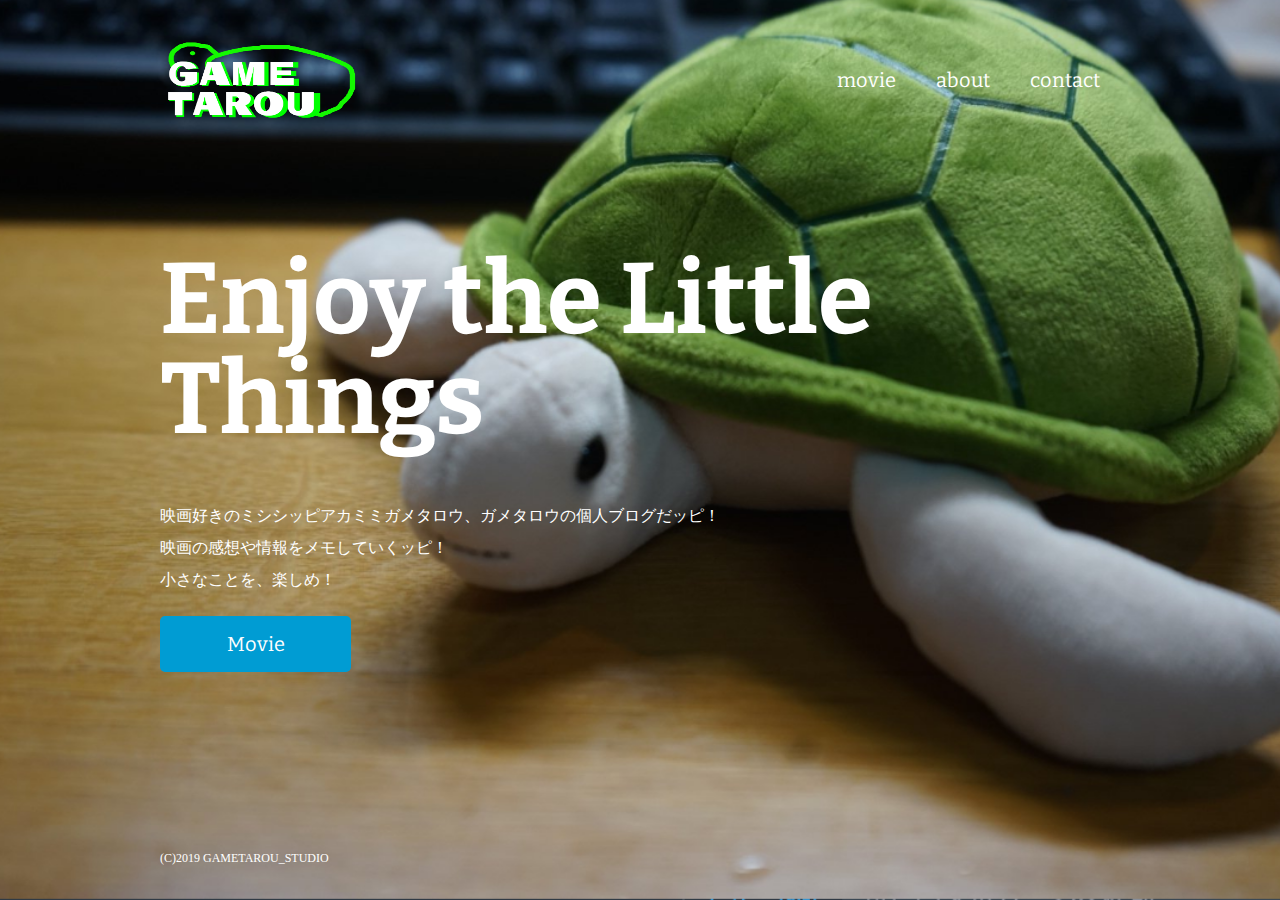
<file: gametarou/index.html>
<!DOCTYPE html>
<html>
<head>
	<meta charset="UTF-8">
	<title>GAMETAROU</title>
	<link href="https://fonts.googleapis.com/css?family=Bitter:400,700" rel="stylesheet">
	<link href="css/style.css" rel="stylesheet">
	<link href="favicon.ico" rel="shortcut icon">
</head>
<body id="index">

	<!-- header始まり -->
	<header>
		<div class="logo">
		  <a href="index.html"><img src="logo.png" alt="GAMETAROU" width="200"height="80"></a>
	    </div>
	    <nav>
	    	<ul class="global-nav">
	    		<li><a href="movie.html">movie</a></li>
	    		<li><a href="about.html">about</a></li>
	    		<li><a href="contact.html">contact</a></li>
	    	</ul>
	    </nav>
	</header>
	<!-- header終わり -->
	<!-- wrap始まり -->
	<div id="wrap">
		<div class="content">
			<h1>Enjoy the Little Things</h1>
			<p>映画好きのミシシッピアカミミガメタロウ、ガメタロウの個人ブログだッピ！
			<br>
			映画の感想や情報をメモしていくッピ！
			<br>
		    小さなことを、楽しめ！</p>
			<p class="btn"><a href="movie.html">Movie</a></p>
		</div>
	</div>
	<!-- wrap終わり -->
	<footer>
		<small>(C)2019 GAMETAROU_STUDIO</small>
	</footer>
	
</body>
</html>
</file>
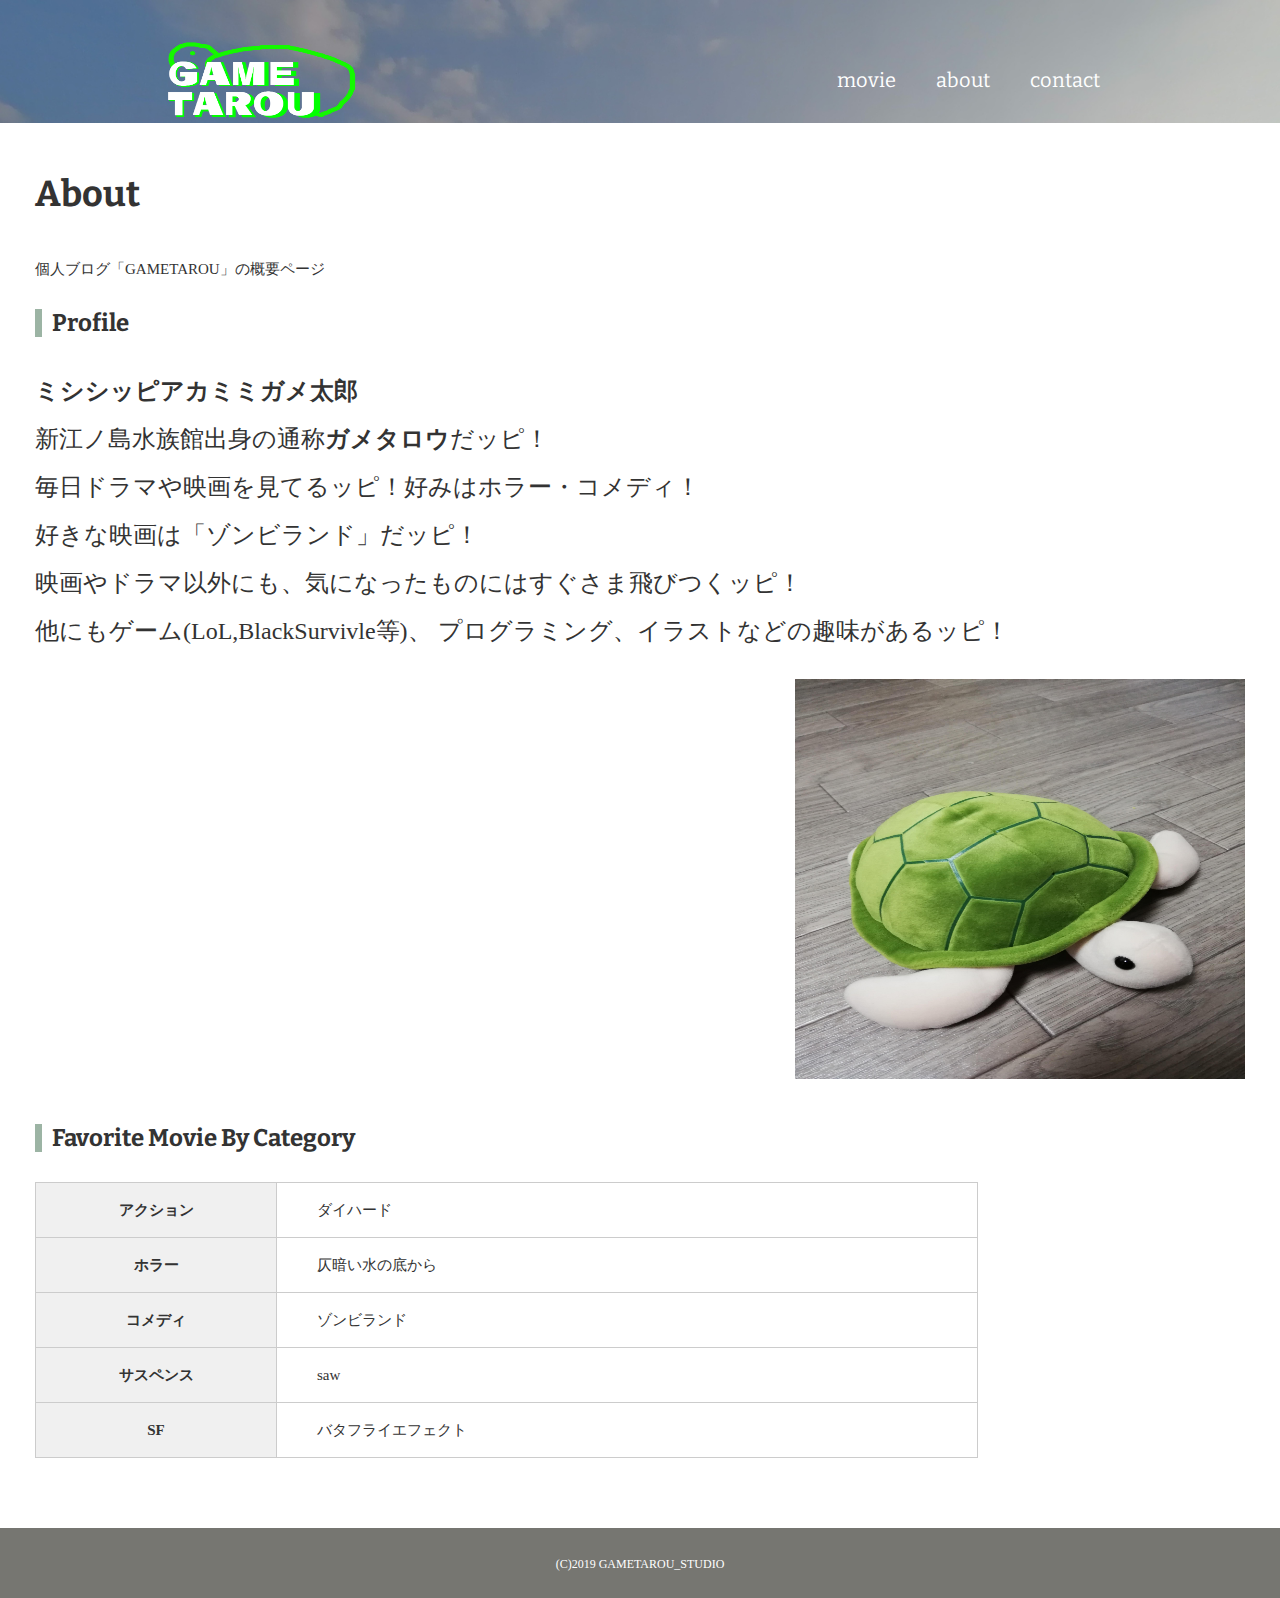
<file: gametarou/about.html>
<!DOCTYPE html>
<html>
<head>
	<meta charset="UTF-8">
	<title>About|GAMTAROU</title>
	<link href="https://fonts.googleapis.com/css?family=Bitter:400,700&display=swap" rel="stylesheet">
	<link href="css/style.css" rel="stylesheet">
	<link href="favicon.ico" rel="shortcut icon">
</head>
<body id="about">
	<header>
		<div class="logo">
		  <a href="index.html">
		    <img src="logo.png" alt="GAMETAROU" width="200"height="80">
	      </a>
	    </div>
	    <nav>
	    	<ul class="global-nav">
	    		<li><a href="movie.html">movie</a></li>
	    		<li><a href="about.html">about</a></li>
	    		<li><a href="contact.html">contact</a></li>
	    	</ul>
	    </nav>
	</header>
	<div id="wrap">     <!--wrap始まり-->
		<div class="content"></div>
		<div class="main-center"></div>
		<h1>About</h1>
		<p>個人ブログ「GAMETAROU」の概要ページ</p>
		<section class="profile clearfix">
			<div class="profile-txt">
				<h2 class="icon">Profile</h2>
				<p><span>ミシシッピアカミミガメ太郎</span><br>新江ノ島水族館出身の通称<span>ガメタロウ</span>だッピ！<br>
					毎日ドラマや映画を見てるッピ！好みはホラー・コメディ！<br>好きな映画は「ゾンビランド」だッピ！<br>映画やドラマ以外にも、気になったものにはすぐさま飛びつくッピ！<br>他にもゲーム(LoL,BlackSurvivle等)、
				プログラミング、イラストなどの趣味があるッピ！</p>
			</div>
			<img src="gametarou_prof.jpg" alt="ガメタロウプロフィール画像"
			class="profile-image">
		</section>
		<section class="career">
			<h2 class="icon">Favorite Movie By Category</h2>
			<table>
				<tr>
					<th>アクション</th>
					<td>ダイハード</td>
				</tr>
				<tr>
					<th>ホラー</th>
					<td>仄暗い水の底から</td>
				</tr>
				<tr>
					<th>コメディ</th>
					<td>ゾンビランド</td>
				</tr>
				<tr>
					<th>サスペンス</th>
					<td>saw</td>
				</tr>
				<tr>
					<th>SF</th>
					<td>バタフライエフェクト</td>
				</tr>
			</table>
		</section>
	</div>
	<footer>
		<small>(C)2019 GAMETAROU_STUDIO</small>
	</footer>
	
</body>
</html>
</file>
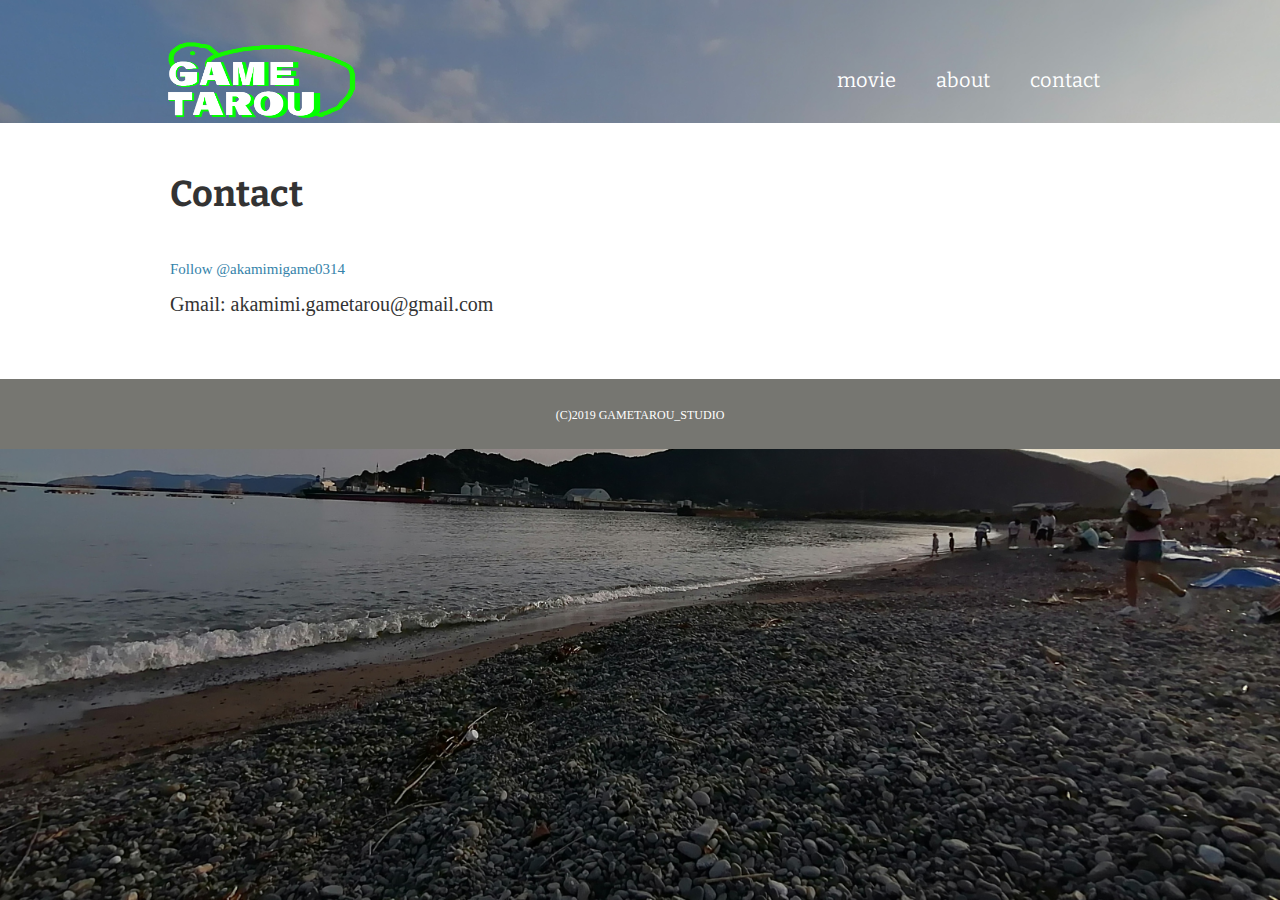
<file: gametarou/contact.html>
<!DOCTYPE html>
<html>
<head>
	<meta charset="UTF-8">
	<title>contact|GAMETAROU</title>
	<link href="https://fonts.googleapis.com/css?family=Bitter:400,700&display=swap" rel="stylesheet">
	<link href="css/style.css" rel="stylesheet">
	<link href="favicon.ico" rel="shortcut icon">
</head>
<body id="contact">
	<header>
		<div class="logo">
		  <a href="index.html">
		    <img src="logo.png" alt="GAMETAROU" width="200"height="80">
	      </a>
	    </div>
	    <nav>
	    	<ul class="global-nav">
	    		<li><a href="movie.html">movie</a></li>
	    		<li><a href="about.html">about</a></li>
	    		<li><a href="contact.html">contact</a></li>
	    	</ul>
	    </nav>
	</header>
	<div id="wrap">
		<div class="content">
			<div class="main-center">
				<h1>Contact</h1>
				<a href="https://twitter.com/akamimigame0314?ref_src=twsrc%5Etfw" class="twitter-follow-button" data-show-count="false">Follow @akamimigame0314</a><script async src="https://platform.twitter.com/widgets.js" charset="utf-8"></script>
				<p>Gmail: akamimi.gametarou@gmail.com</p>
			</div>
		</div>
	</div>
	<footer>
		<small>(C)2019 GAMETAROU_STUDIO</small>
	</footer>	
</body>
</html>
</file>
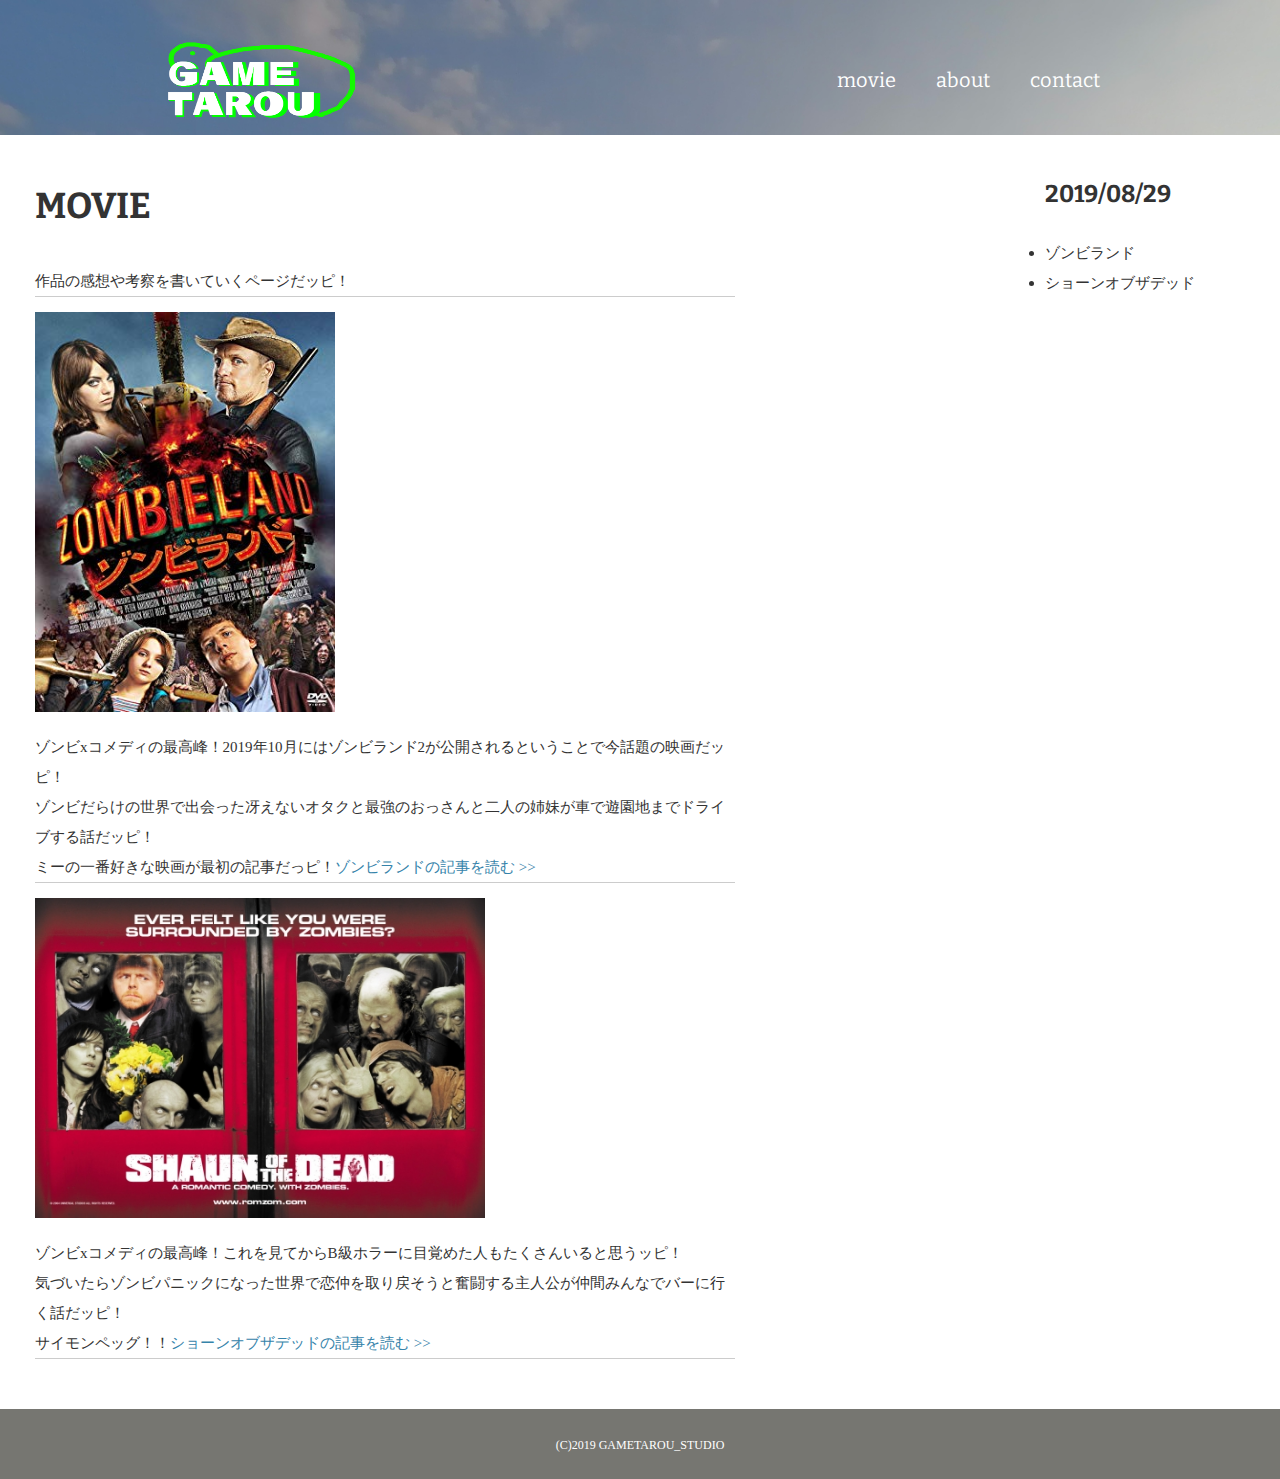
<file: gametarou/movie.html>
<!DOCTYPE html>
<html>
<head>
	<meta charset="UTF-8">
	<title>movie|GAMETAROU</title>
	<link href="https://fonts.googleapis.com/css?family=Bitter:400,700&display=swap" rel="stylesheet">
	<link href="css/style.css" rel="stylesheet">
	<link href="favicon.ico" rel="shortcut icon">
</head>
<body id="movie">
	<header>
		<div class="logo">
		  <a href="index.html">
		    <img src="logo.png" alt="GAMETAROU" width="200"height="80">
	      </a>
	    </div>
	    <nav>
	    	<ul class="global-nav">
	    		<li><a href="movie.html">movie</a></li>
	    		<li><a href="about.html">about</a></li>
	    		<li><a href="contact.html">contact</a></li>
	    	</ul>
	    </nav>
	</header>

	<section id="top">
		<div class="inner">
		</div>
	</section><!--content-->

	<div id="wrap" class="clearfix">     <!--wrap始まり-->
		<div class="main">
			<h1>MOVIE</h1>
			<p>作品の感想や考察を書いていくページだッピ！</p>
			<article>
				<h2><a href="zombieland.html"><img src="zombieland.jpg"
				alt="zombieland"width="300"height="400"></a></h2>
				<p><bou>ゾンビxコメディの最高峰！2019年10月にはゾンビランド2が公開されるということで今話題の映画だッピ！<br>
					ゾンビだらけの世界で出会った冴えないオタクと最強のおっさんと二人の姉妹が車で遊園地までドライブする話だッピ！<br>
					ミーの一番好きな映画が最初の記事だっピ！<a href="zombieland.html">ゾンビランドの記事を読む >></a></bou></p>
			</article>
			<article>
				<h2><a href="shown.html"><img src="shown.jpg"
				alt="shown"width="450"height="320"></a></h2>
				<p>ゾンビxコメディの最高峰！これを見てからB級ホラーに目覚めた人もたくさんいると思うッピ！<br>
					気づいたらゾンビパニックになった世界で恋仲を取り戻そうと奮闘する主人公が仲間みんなでバーに行く話だッピ！<br>
					サイモンペッグ！！<a href="shown.html">ショーンオブザデッドの記事を読む >></a></p>
			</article>
		</div>
		<aside class="sidebar">
			<section>
				<h2>2019/08/29</h2>
				<ul>
					<li><a href="zombieland.html">ゾンビランド</a></li>
					<li><a href="shown.html">ショーンオブザデッド</a></li>
				</ul>

			</section>
			<section></section>
		</aside>
	</div>
	<footer>
		<small>(C)2019 GAMETAROU_STUDIO</small>
	</footer>	
</body>
</html>
</file>
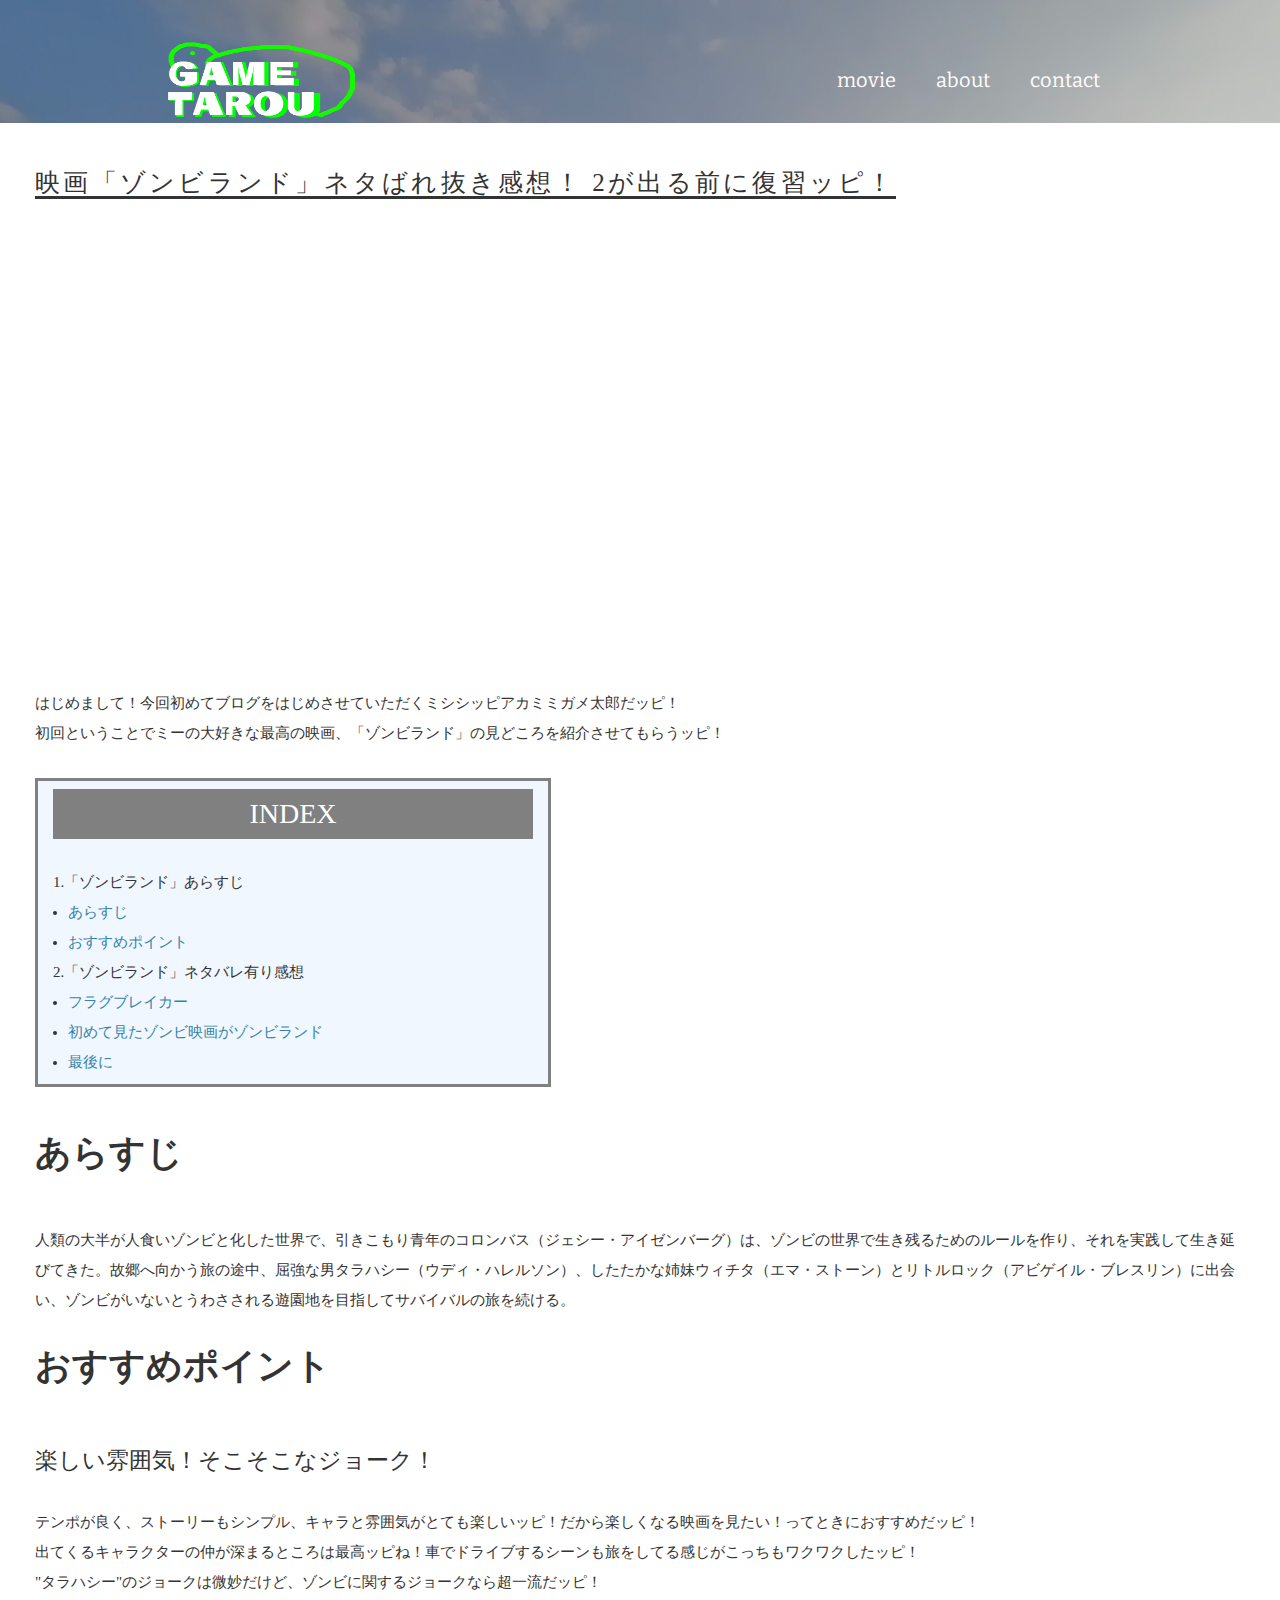
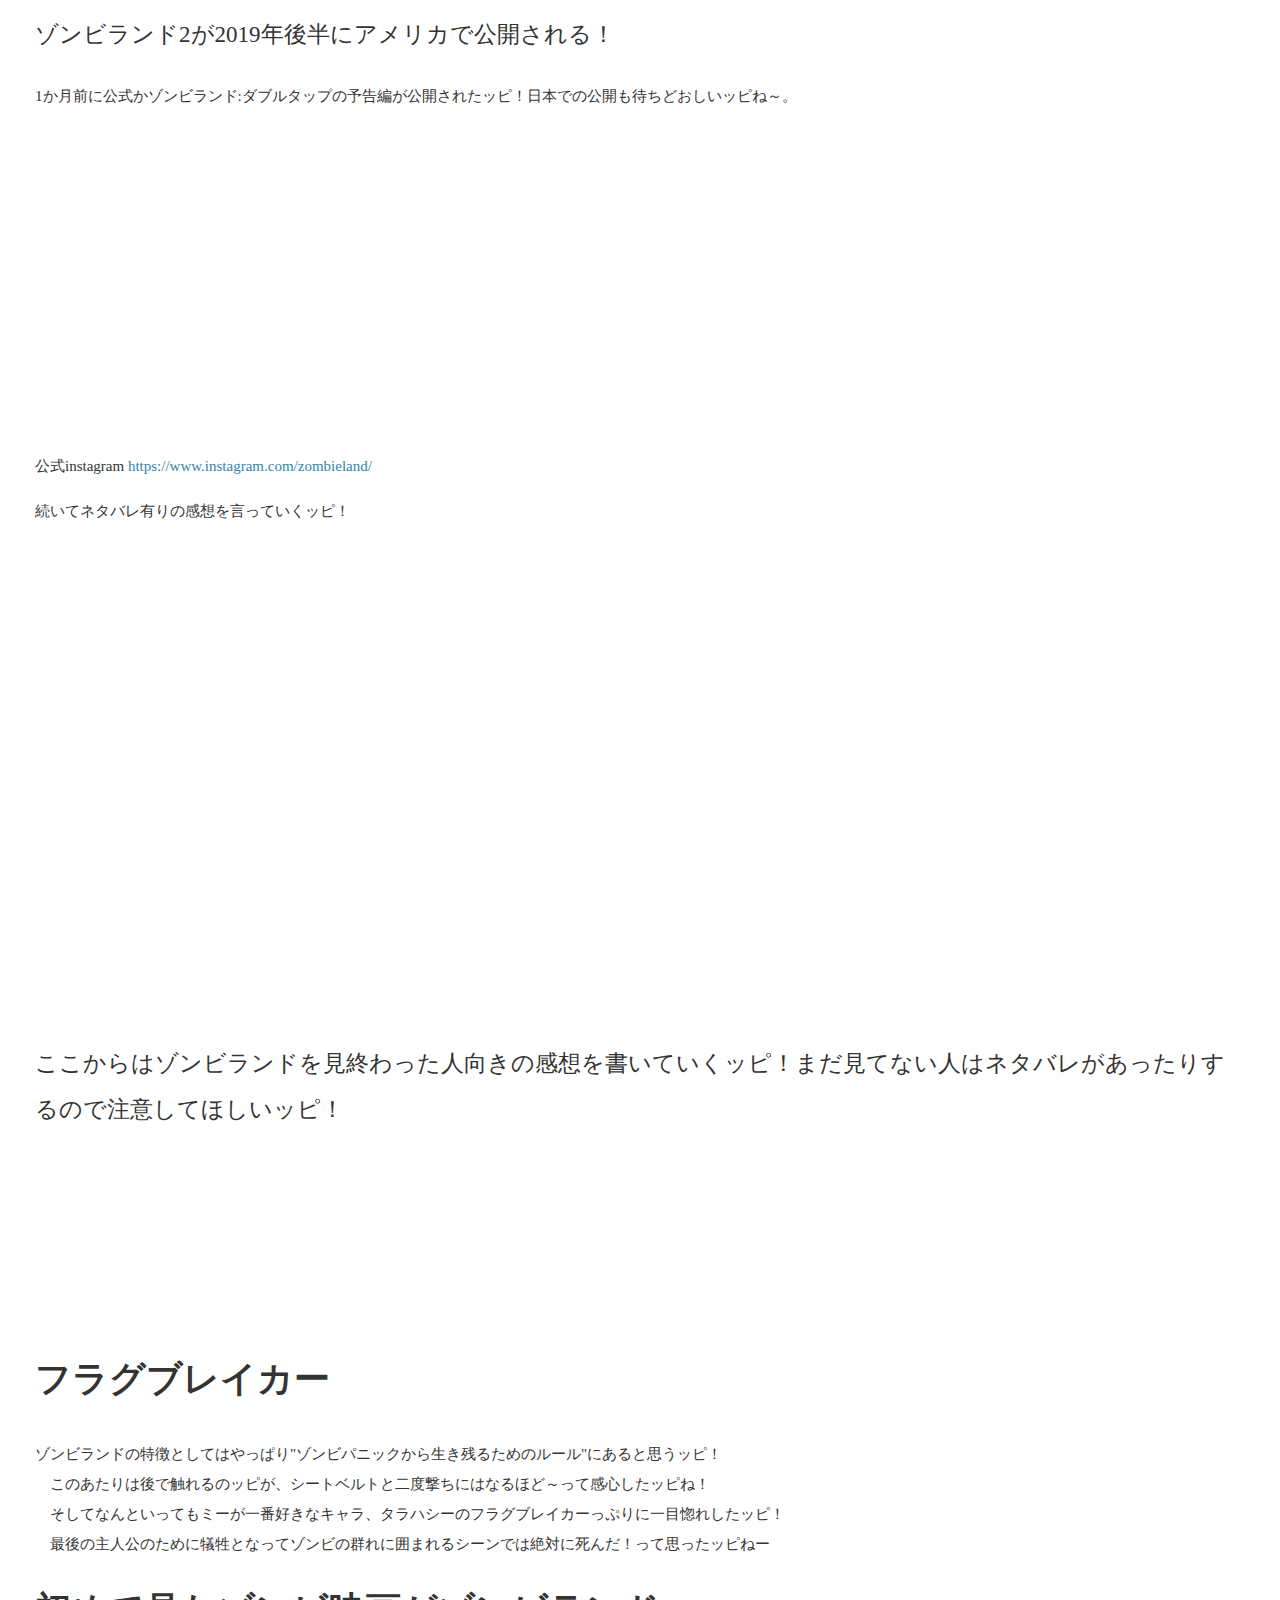
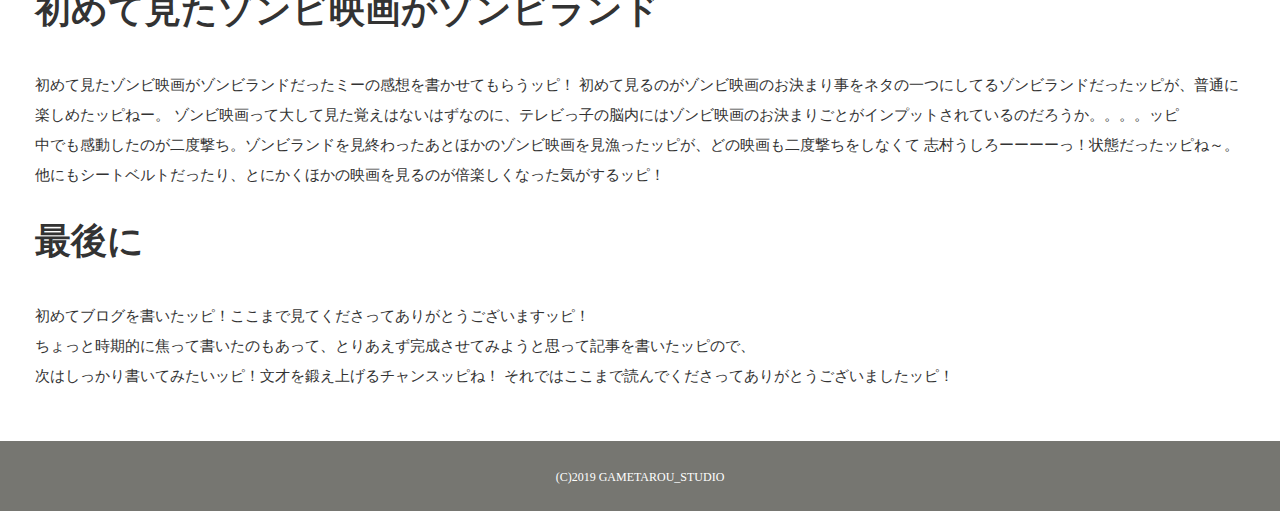
<file: gametarou/zombieland.html>
<!DOCTYPE html>
<html>
<head>
	<meta charset="UTF-8">
	<title>ゾンビランド|GAMETAROU</title>
	<link href="https://fonts.googleapis.com/css?family=Bitter:400,700&display=swap" rel="stylesheet">
	<link href="css/style.css" rel="stylesheet">
</head>
<body id="zl">
	<header>
		<div class="logo">
		  <a href="index.html">
		    <img src="logo.png" alt="GAMETAROU" width="200"height="80">
	      </a>
	    </div>
	    <nav>
	    	<ul class="global-nav">
	    		<li><a href="movie.html">movie</a></li>
	    		<li><a href="about.html">about</a></li>
	    		<li><a href="contact.html">contact</a></li>
	    	</ul>
	    </nav>
	</header>
	<div id="wrap">
		<div class="zombie">
			<a1>映画「ゾンビランド」ネタばれ抜き感想！ 2が出る前に復習ッピ！</a1>
			<section id="zlmovie">
				<iframe width="560" height="315" src="https://www.youtube.com/embed/HSmZ9kh7yNs" frameborder="0" allow="accelerometer; autoplay; encrypted-media; gyroscope; picture-in-picture" allowfullscreen></iframe>
			</section>
			<p>はじめまして！今回初めてブログをはじめさせていただくミシシッピアカミミガメ太郎だッピ！<br>
			初回ということでミーの大好きな最高の映画、「ゾンビランド」の見どころを紹介させてもらうッピ！</p>
			<section class="zlmovie">
				<p>INDEX</p>
				<b1>1.「ゾンビランド」あらすじ</b1>
				<ul>
					<li><a href="#arasuzi">あらすじ</a></li>
					<li><a href="#osusume">おすすめポイント</a></li>
				</ul>
				<b1>2.「ゾンビランド」ネタバレ有り感想</b1>
				<ul>
					<li><a href="#flag">フラグブレイカー</a></li>
					<li><a href="#first">初めて見たゾンビ映画がゾンビランド</a></li>
					<li><a href="#last">最後に</a></li>
				</ul>
			</section>
			<section>
				<h1 id="arasuzi"><p>あらすじ</p></h1>
				<p>人類の大半が人食いゾンビと化した世界で、引きこもり青年のコロンバス（ジェシー・アイゼンバーグ）は、ゾンビの世界で生き残るためのルールを作り、それを実践して生き延びてきた。故郷へ向かう旅の途中、屈強な男タラハシー（ウディ・ハレルソン）、したたかな姉妹ウィチタ（エマ・ストーン）とリトルロック（アビゲイル・ブレスリン）に出会い、ゾンビがいないとうわさされる遊園地を目指してサバイバルの旅を続ける。</p>
				<h1 id="osusume"><p>おすすめポイント</p></h1>
				<f1><p>楽しい雰囲気！そこそこなジョーク！</p></f1>
				<p>テンポが良く、ストーリーもシンプル、キャラと雰囲気がとても楽しいッピ！だから楽しくなる映画を見たい！ってときにおすすめだッピ！<br>
				   出てくるキャラクターの仲が深まるところは最高ッピね！車でドライブするシーンも旅をしてる感じがこっちもワクワクしたッピ！<br>
				   "タラハシー"のジョークは微妙だけど、ゾンビに関するジョークなら超一流だッピ！</p>
				<i3 id="zlkoukai"><p>ゾンビランド2が2019年後半にアメリカで公開される！</p></i3>
				<p>1か月前に公式かゾンビランド:ダブルタップの予告編が公開されたッピ！日本での公開も待ちどおしいッピね～。<br>
					<iframe width="560" height="315" src="https://www.youtube.com/embed/qH-fvyvRVDg" frameborder="0" allow="accelerometer; autoplay; encrypted-media; gyroscope; picture-in-picture" allowfullscreen></iframe></p>
					<p>公式instagram <a href="https://www.instagram.com/zombieland/" target="_blank"> https://www.instagram.com/zombieland/ </a></p>
				<p>続いてネタバレ有りの感想を言っていくッピ！</p>
			</section>
			<secion>
				<br><br><br><br><br><br><br><br><br><br><br><br><br><br><br><br>
				<pl>ここからはゾンビランドを見終わった人向きの感想を書いていくッピ！まだ見てない人はネタバレがあったりするので注意してほしいッピ！</pl>
				<br><br><br><br><br><br><br><br>
				<h1 id="flag">フラグブレイカー</h1>
				<p>ゾンビランドの特徴としてはやっぱり"ゾンビパニックから生き残るためのルール"にあると思うッピ！<br>
				  　このあたりは後で触れるのッピが、シートベルトと二度撃ちにはなるほど～って感心したッピね！<br>
				  　そしてなんといってもミーが一番好きなキャラ、タラハシーのフラグブレイカーっぷりに一目惚れしたッピ！<br>
				  　最後の主人公のために犠牲となってゾンビの群れに囲まれるシーンでは絶対に死んだ！って思ったッピねー<br>
				</p>
				<h1 id="first">初めて見たゾンビ映画がゾンビランド</h1>
				<p>初めて見たゾンビ映画がゾンビランドだったミーの感想を書かせてもらうッピ！
					初めて見るのがゾンビ映画のお決まり事をネタの一つにしてるゾンビランドだったッピが、普通に楽しめたッピねー。
					ゾンビ映画って大して見た覚えはないはずなのに、テレビっ子の脳内にはゾンビ映画のお決まりごとがインプットされているのだろうか。。。。ッピ<br>
					中でも感動したのが二度撃ち。ゾンビランドを見終わったあとほかのゾンビ映画を見漁ったッピが、どの映画も二度撃ちをしなくて
					志村うしろーーーーっ！状態だったッピね～。<br>
				    他にもシートベルトだったり、とにかくほかの映画を見るのが倍楽しくなった気がするッピ！
				</p>
				<h1 id="last">最後に</h1>
				<p>初めてブログを書いたッピ！ここまで見てくださってありがとうございますッピ！<br>
				   ちょっと時期的に焦って書いたのもあって、とりあえず完成させてみようと思って記事を書いたッピので、<br>
				   次はしっかり書いてみたいッピ！文才を鍛え上げるチャンスッピね！
				   それではここまで読んでくださってありがとうございましたッピ！
				</p>           



		</div>
	</div>
	<footer>
		<small>(C)2019 GAMETAROU_STUDIO</small>
	</footer>
	
</body>
</html>
</file>
<file: gametarou/css/style.css>
@charset "utf-8";

body {
  margin: 0;
  padding: 0;
  background-color: #cccccc;
  color: #333333;
  font-size: 15px;
  line-height: 2;
}

p,h1,h2,h3,h4,h5,h6 {
  margin-top: 0;
}

img {
  vertical-align:bottom;
}

ul {
  margin: 0;
  padding: 0;
}

a {
  color: #3583aa;
  text-decoration: none;
}

a:visited {
  color: #788d98;
}

a:hover {
  text-decoration: underline;
}

header {
  width: 960px;
  height: 100px;
  margin: 0 auto;
}

.logo {
  float: left;
  margin-top: 40px;
  padding-bottom: 3px; 
}

.global-nav {
  float: right;
  margin-top: 60px;
}

.global-nav li {
  float: left;
  margin: 0 20px;
  font-size: 20px;
  list-style: none;
  font-family: 'Bitter', serif;
}

.global-nav li a {
  color: #ffffff;
}

.global-nav li a:hover {
  border-bottom: 2px solid #ffffff;
  padding-bottom: 3px;
  text-decoration: none;
}

#wrap {
  clear: both;
  background-color: #ffffff;
  margin-top: 20px;
  margin-bottom: 0;
  padding: 35px;
}

.content {
  width: 960px;
  margin: 0 auto;
}

footer {
  text-align: center;
  color: #ffffff;
  padding: 20px 0;
  background-color: #767671;
}

footer small {
  font-size: 12px;
}

#index h1 {
  font-size: 100px;
  line-height: 1;
  color: #ffffff;
  font-family: 'Bitter', serif;
  margin-bottom: 50px;
  border: none;
}

#index .content {
  margin-top: 150px;
}

#index p {
  font-size: 16px;
  color: #ffffff;
}

.btn a {
  background-color: #009cd3;
  color: #ffffff;
  font-size: 20px;
  font-family: 'Bitter', serif;
  width: 185px;
  display: block;
  text-align: center;
  line-height: 50px;
  margin-top: 20px;
  border-radius: 5px;
  border: 3px solid #009cd3;
}

.btn a:hover {
  text-decoration: none;
  background-color: #ffffff;
  color: #009cd3;
}

#index footer {
  width: 960px;
  margin: 150px auto 0 auto;
  text-align: left;
  background-color: transparent;
}

#index {
  background-image: url(../gametarou.png);
  background-repeat: no-repeat;
  background-position: center center;
  background-attachment: fixed;
  background-size: cover;
}

#about {
  background-image: url(../background.jpg);
  background-repeat: no-repeat;
  background-position: center top;
  background-attachment: fixed;
  background-size:100% auto;
}

.main-center {
  width: 940px;
  margin: 0 auto;
}

h1 {
  font-family: 'Bitter', serif;
  font-size: 36px;
}

h2 {
  font-family: 'Bitter', serif;
  font-size: 24px;
}

.icon:before {
  content: "";
  padding-right: 10px;
  border-left: 7px solid #9cb4a4;
}

#about .profile-txt {
  font-size: 24px;
  width: 1000px;
  float: left;
}

#about .profile-txt span {
  font-weight: bold;
}

#about .profile-image {
  float: right;
  width: 450px;
  height: 400px;
}

.clearfix:after {
  content: "";
  display: block;
  clear: both;
}

section {
  margin-bottom: 35px;
}

#about .career th {
  width: 240px;
  background-color: #f0f0f0;
  padding: 12px 0;
  border: 1px solid #cccccc;
}

#about .career td {
  width: 660px;
  padding: 12px 0 12px 40px;
  border: 1px solid #cccccc;
}

table {
  border-spacing: 0;
  border-collapse: collapse;
}

#index #wrap {
  background-color: transparent;
  margin-top: 0;
  padding: 0;
}

#movie {
  background-image: url(../background.jpg);
  background-repeat: no-repeat;
  background-position: center top;
  background-attachment: fixed;
  background-size:100% auto;
}

.main{
  width: 700px;
  height: 0 10px;
  float: left;
}

.sidebar{
  width: 200px;
  height: 0 10px 0 30px;
  float: right;
  font-family: 'Bitter', serif;
}

a img:hover {
  opacity: 0.8;
}

#movie .clearfix p {
  border-bottom: 1px solid #cccccc;
}

.sidebar ul a {
  color: #333333;
}

.zombie a1 {
  font-size: 25px;
  font-weight: 300;
  letter-spacing: 0.13em;
  border-bottom: solid;
}

#zl .zlmovie p {
  height: 70px;
  width: 480px;
  background-color: #808080;
  text-align: center;
  height: 50px;
  line-height: 50px;
  font-size: 28px;
  color: white;
}

#zl .zlmovie {
    padding: 0.5em 1em;
    margin: 2em 0;
    background: #f0f7ff;
    border-style: solid;
    border-color: #808080;
    width: 480px;
}

#zl .zlmovie ul{
  margin-left: 1em;
  padding: auto;
}

#zlmovie {
  margin-top: 120px;
}

#zl {
  background-image: url(../background.jpg);
  background-repeat: no-repeat;
  background-position: center top;
  background-attachment: fixed;
  background-size:100% auto;
}

#zl pl{
  font-size: 23px;
}

#zl f1{
  font-size: 23px;
}

#zl i3{
  font-size: 23px;
}

#contact p{
  font-size: 20px;
}

#contact {
  background-image: url(../background.jpg);
  background-repeat: no-repeat;
  background-position: center top;
  background-attachment: fixed;
  background-size:100% auto;
}
</file>
